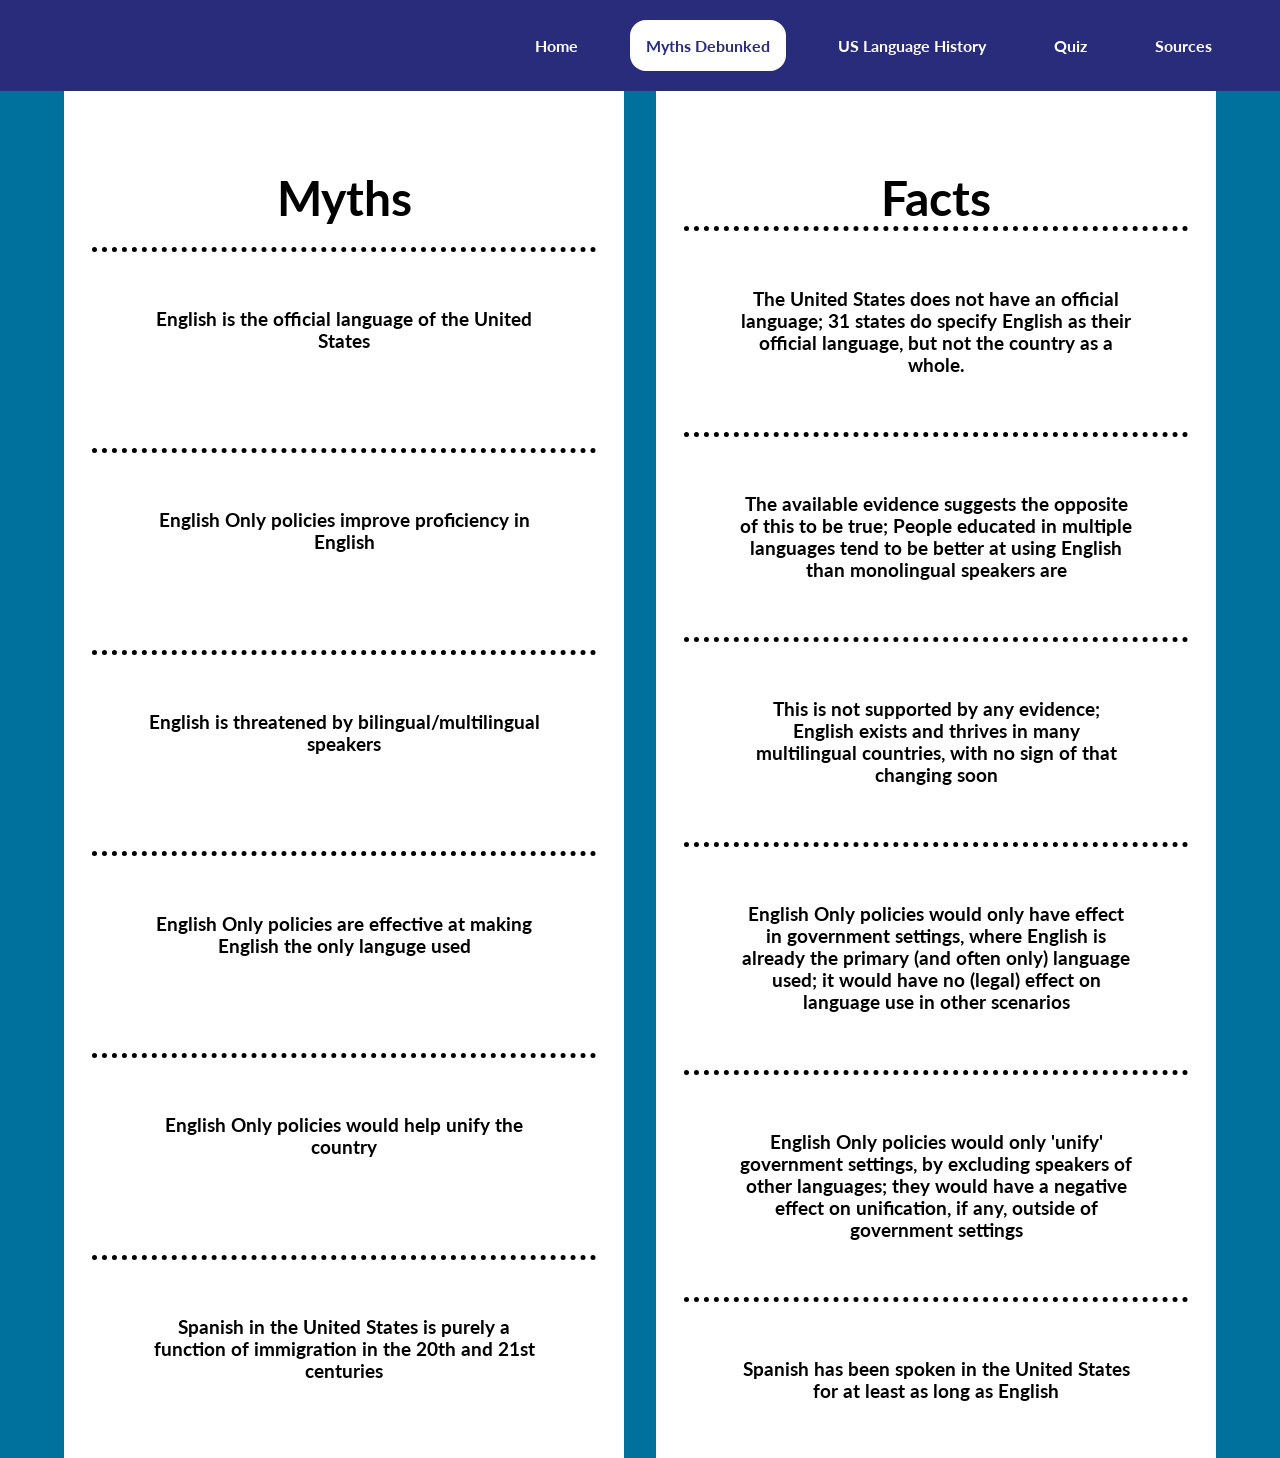
<file: myths_debunked.html>
<!doctype html>
<html>
  <head>
    <meta charset="utf-8" />
    <meta name="viewport" content="width=device-width" />
    <title>Myths Debunked | English Only Movement</title>
    <link href="style.css" rel="stylesheet" type="text/css" />
	<style>
		@import url('https://fonts.googleapis.com/css2?family=Lato:wght@400;700&display=swap');
	</style>
  </head>

  <header>
    <nav>
      <ul>
        <li class="nav"><a class="page" href="index.html"><b>Home</b></a></li>
        <li class="nav"><a class="page selected"><b>Myths Debunked</b></a></li>
        <li class="nav"><a class="page" href="us_language_history.html"><b>US Language History</b></a></li>
        <li class="nav"><a class="page" id="quizPage" href="quiz.php"><b>Quiz</b></a></li>
		<li class="nav"><a download class="page" id="sources" href="sources.txt"><b>Sources</b></a></li>
      </ul>
    </nav>
  </header>

  <body style="background-color:#00719c; height:100%;">
    <main style="height:100%;">
		<div id="mythsGrid">
			<div id="leftSide" class="mythsItem spacer">
			</div>
			
			<div id="myths" class="mythsItem">
				<h1 class="title">
					Myths
				</h1>
				
				<h3 class="myth">
					English is the official language of the United States
				</h3>
				
				<h3 class="myth">
					English Only policies improve proficiency in English
				</h3>
				
				<h3 class="myth">
					English is threatened by bilingual/multilingual speakers
				</h3>
				
				<h3 class="myth">
					English Only policies are effective at making English the only languge used
				</h3>
				
				<h3 class="myth">
					English Only policies would help unify the country
				</h3>
				
				<h3 class="myth">
					Spanish in the United States is purely a function of immigration in the 20th and 21st centuries 
				</h3>
				
			</div>
			
			<div id="spacer" class="mythsItem spacer">
			</div>
			
			<div id="facts" class="mythsItem">
				<h1 class="title">
					Facts
				</h1>
				
				<h3 class="fact">
					The United States does not have an official language; 31 states do specify English as their official language, but not the country as a whole.
				</h3>
				
				<h3 class="fact">
					The available evidence suggests the opposite of this to be true; People educated in multiple languages tend to be better at using English than monolingual speakers are
				</h3>
				
				<h3 class="fact">
					This is not supported by any evidence; English exists and thrives in many multilingual countries, with no sign of that changing soon
				</h3>
				
				<h3 class="fact">
					English Only policies would only have effect in government settings, where English is already the primary (and often only) language used; it would have no (legal) effect on language use in other scenarios
				</h3>
				
				<h3 class="fact">
					English Only policies would only 'unify' government settings, by excluding speakers of other languages; they would have a negative effect on unification, if any, outside of government settings
				</h3>
				
				<h3 class="fact">
					Spanish has been spoken in the United States for at least as long as English
				</h3>
			</div>
			
			<div id="rightSide" class="mythsItem spacer">
			</div>
			
		</div>
    </main>
  </body>
</html>
</file>
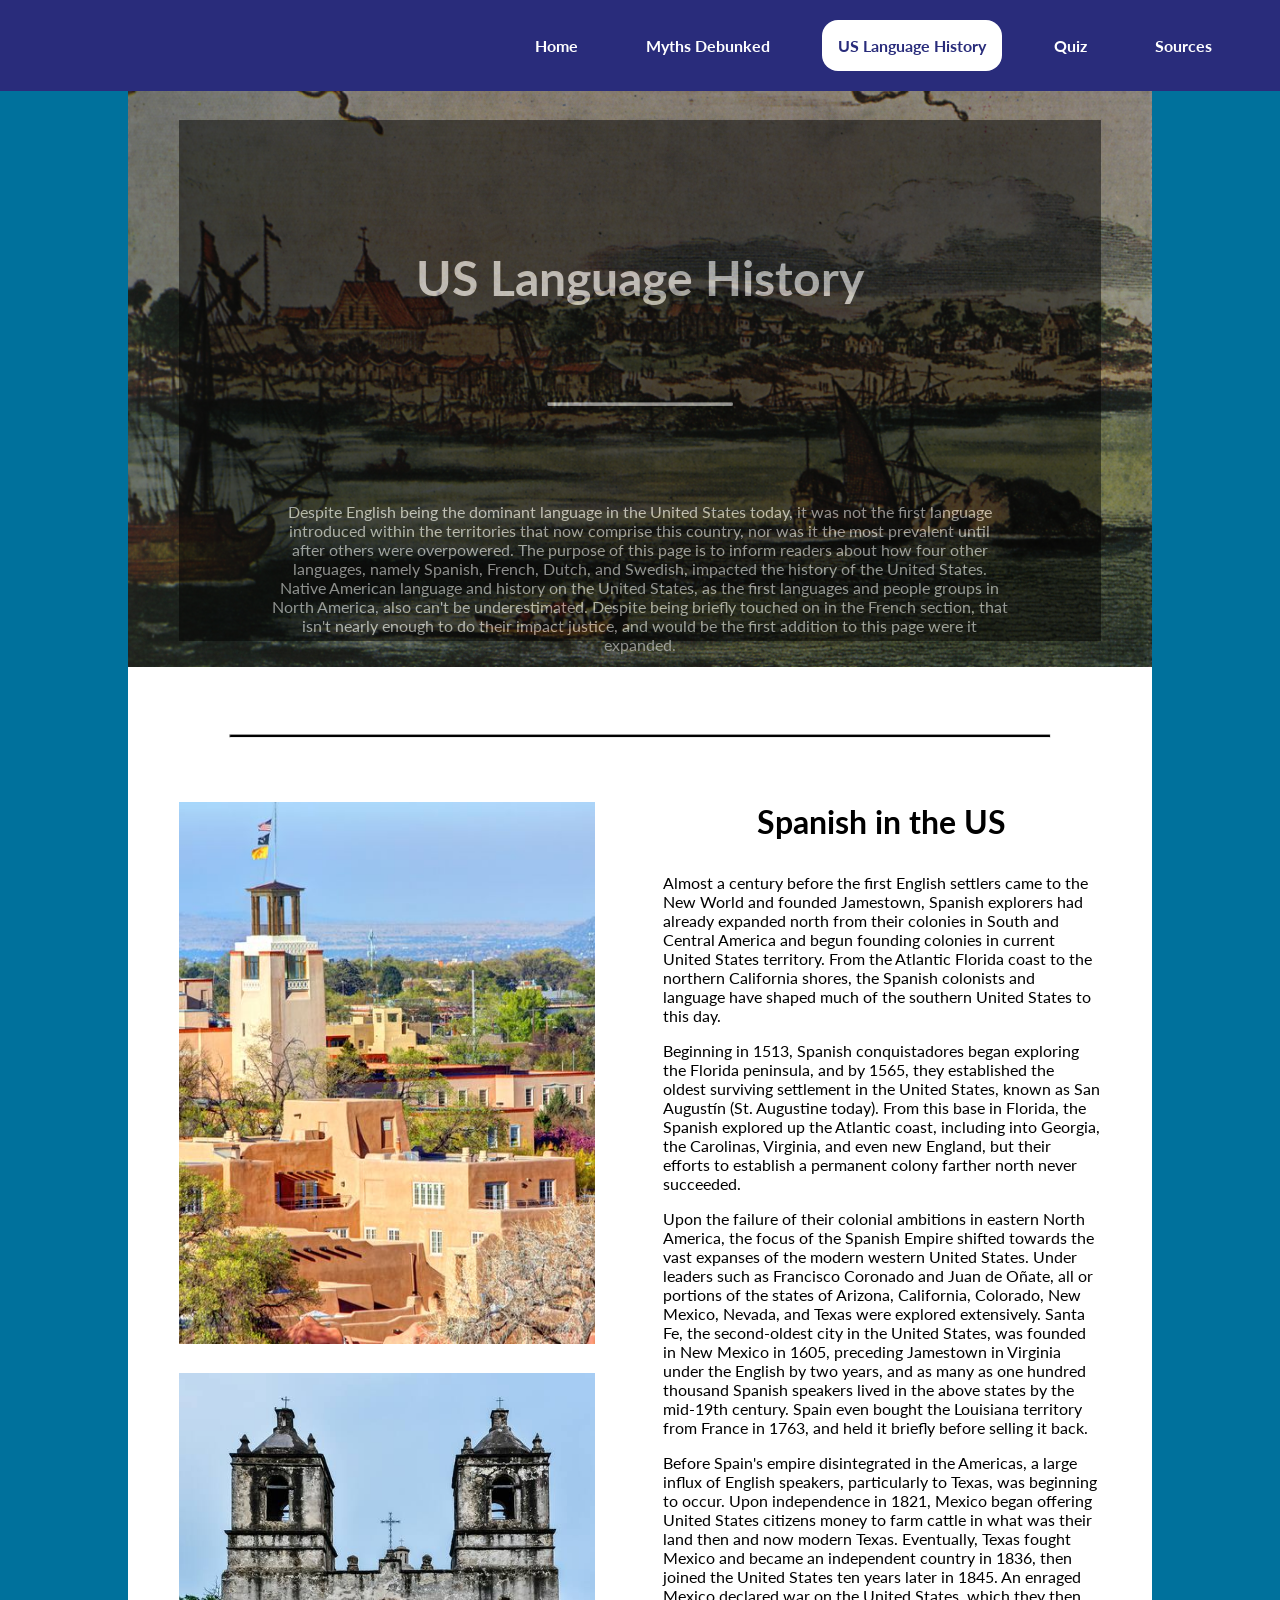
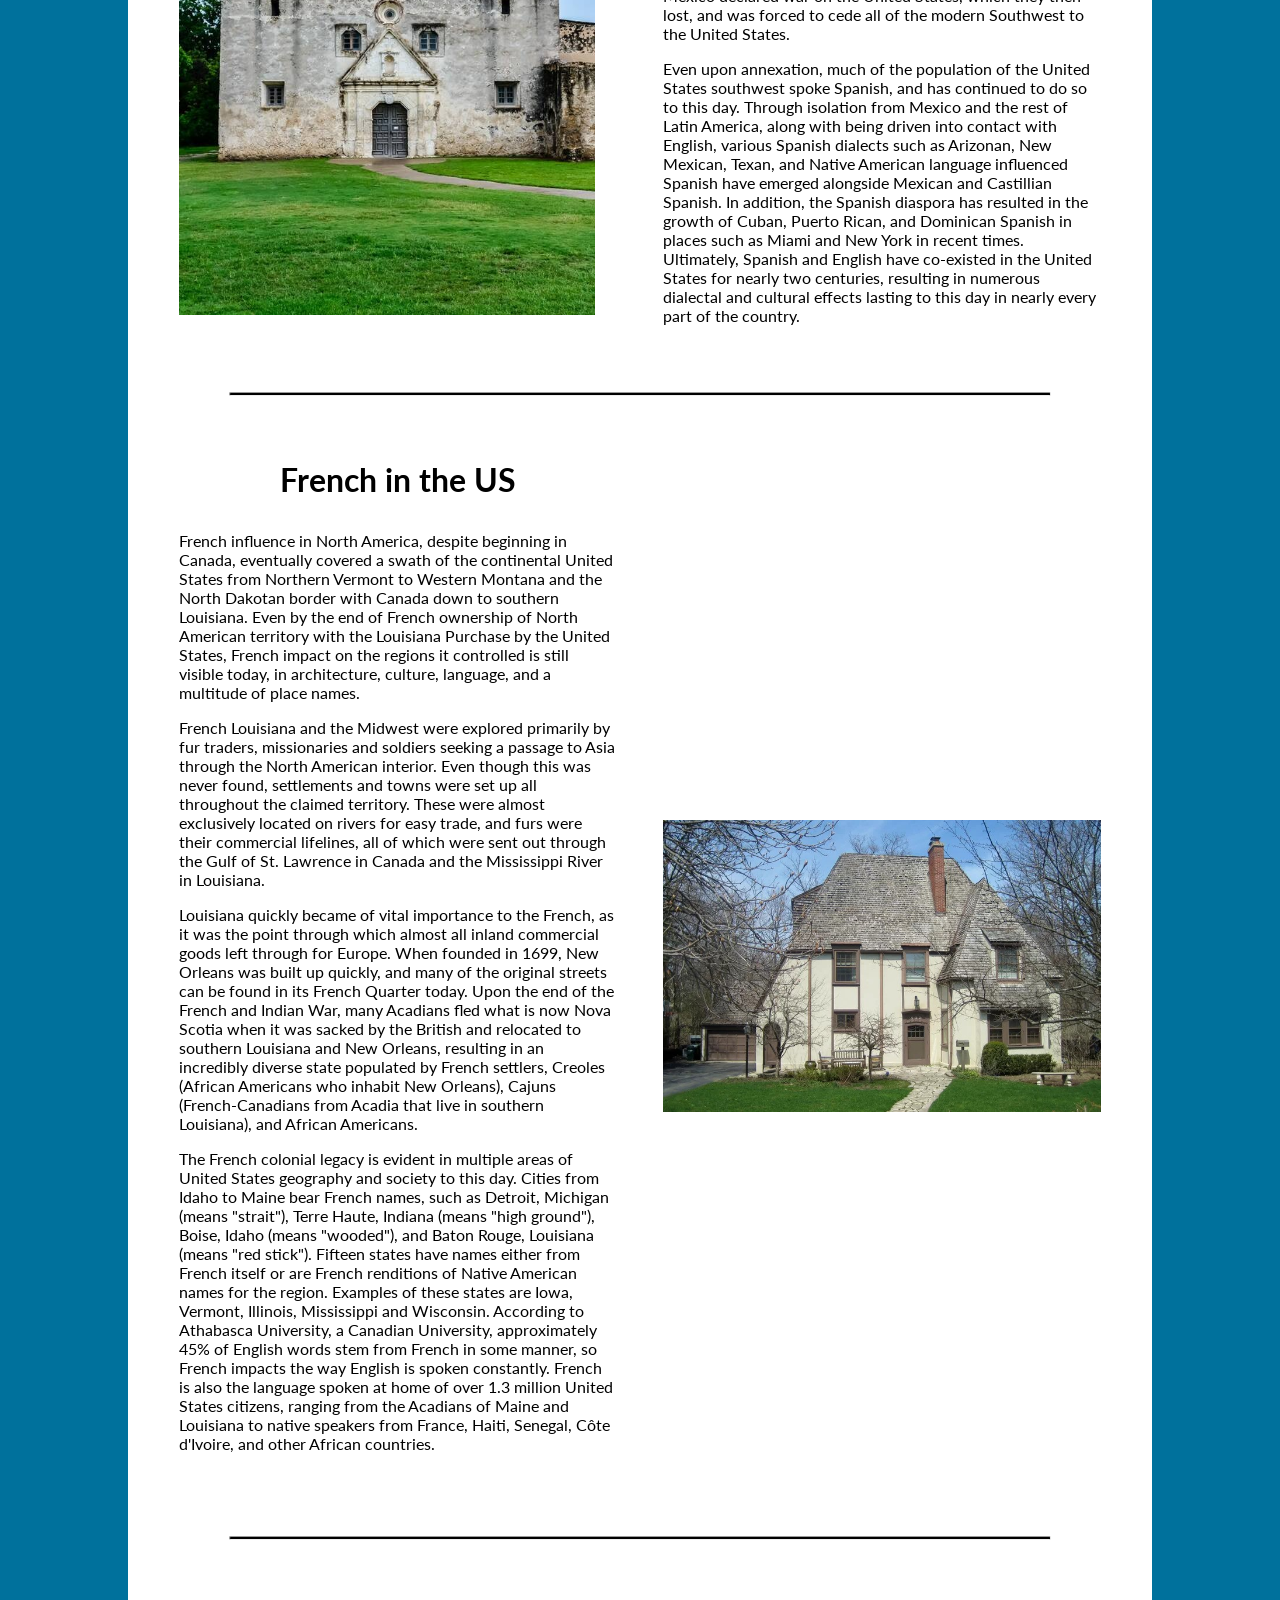
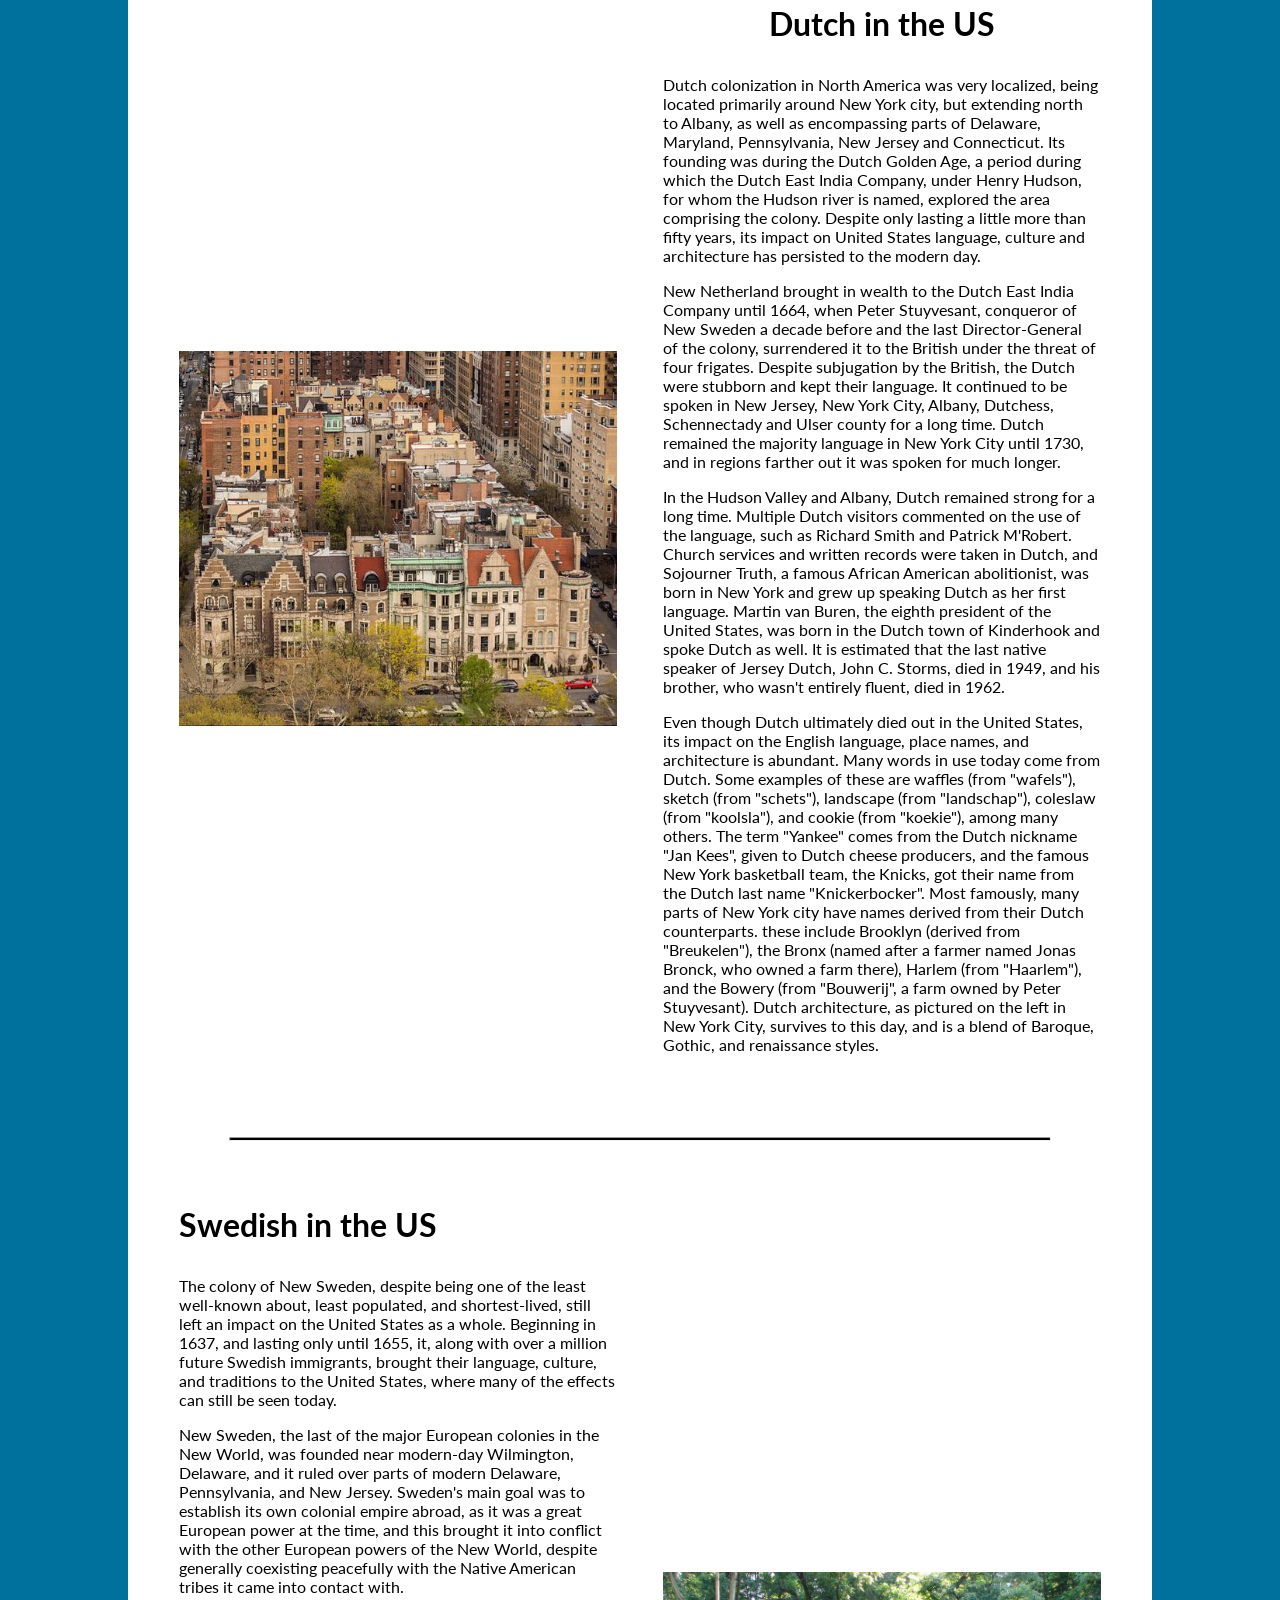
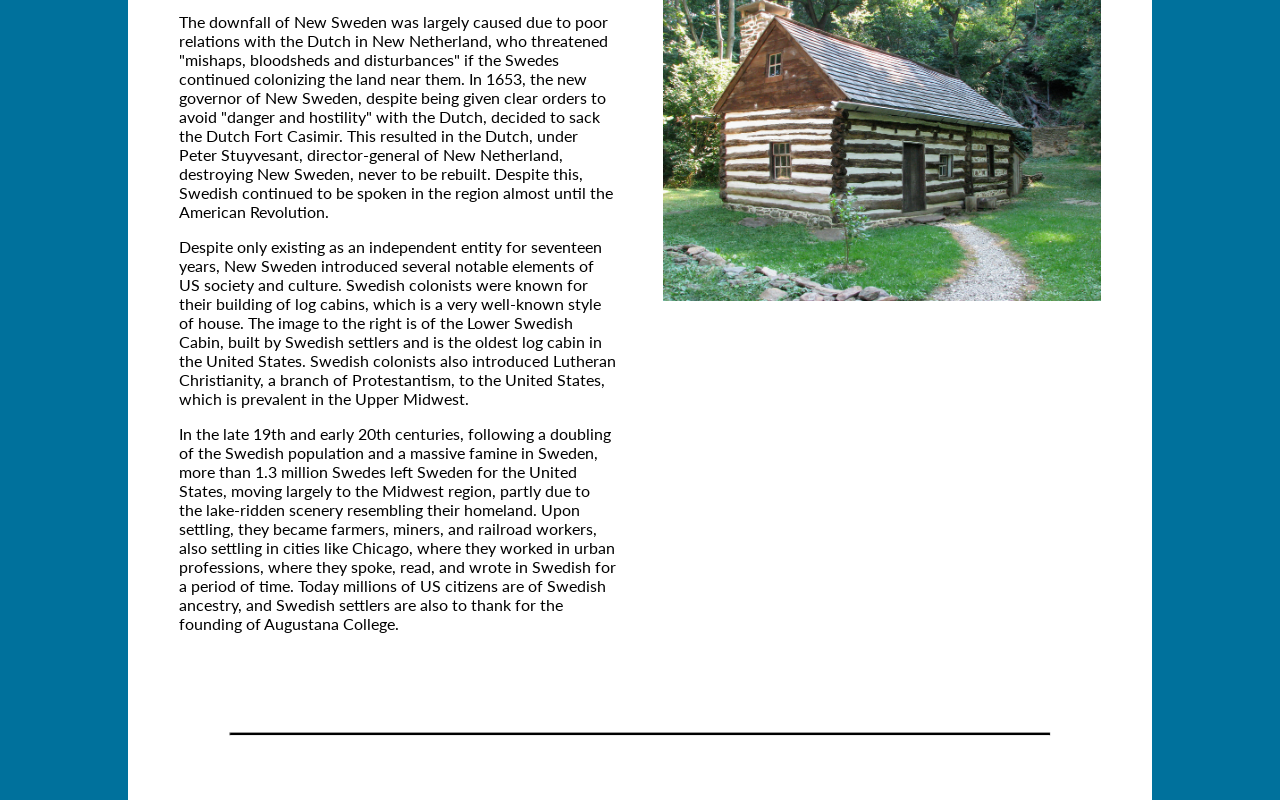
<file: us_language_history.html>
<!doctype html>
<html>


                  <!----------------------------------- Head  ----------------------------------->


  <head>
    <meta charset="utf-8" />
    <meta name="viewport" content="width=device-width" />
    <title>US Language History | English Only Movement</title>
    <link href="style.css" rel="stylesheet" type="text/css" />
	<style>
		@import url('https://fonts.googleapis.com/css2?family=Lato:wght@400;700&display=swap');
	</style>
  </head>


                  <!----------------------------------- Header  ----------------------------------->


  <header class="ulh_header">
    <nav>
      <ul>
        <li class="nav"><a class="page" href="index.html"><b>Home</b></a></li>
        <li class="nav"><a class="page" href="myths_debunked.html"><b>Myths Debunked</b></a></li>
        <li class="nav"><a class="page selected"><b>US Language History</b></a></li>
        <li class="nav"><a class="page" id="quizPage" href="quiz.php"><b>Quiz</b></a></li>
		<li class="nav"><a download class="page" id="sources" href="sources.txt"><b>Sources</b></a></li>
      </ul>
    </nav>
  </header>

  <body>
    <main class="contentGrid">


                  <!----------------------------------- Left Column  ----------------------------------->


      <div class="left_column"><p></p></div>


                  <!----------------------------------- Page Content & Intro ----------------------------------->



      <div class="ulh_content">
        <div class="intro_container">
          <img class="new_amsterdam" src="images/newAmsterdam.jpg" alt="17th century New York under Dutch rule.">

          <div class="intro_text">
            <h1 class="title">US Language History</h1>

            <hr class="intro_divider">

            <p class="intro_info">Despite English being the dominant language in the United States today, it was not the first 
              language introduced within the territories that now comprise this country, nor was it the most prevalent until 
              after others were overpowered. The purpose of this page is to inform readers about how four other languages, 
              namely Spanish, French, Dutch, and Swedish, impacted the history of the United States. Native American language
              and history on the United States, as the first languages and people groups in North America, also can't be 
              underestimated. Despite being briefly touched on in the French section, that isn't nearly enough to do their impact 
              justice, and would be the first addition to this page were it expanded.
            </p>
          </div>
        </div>
        
        <hr class="post_intro_divider">


                  <!----------------------------------- Spanish  ----------------------------------->


        <div class="spanish">
		
		      <div class="spanish_img">
            <img class="santa_fe" src="images/santaFe.jpg" alt="Spanish architecture in Santa Fe, New Mexico.">
            <img class="san_antonio_mission" src="images/sanAntonioMission.jpg" alt="UNESCO World Heritage Site: San Antonio Mission.">
          </div> 
		  
          <div class="spanish_container">
            <h1 class="spanish_title">Spanish in the US</h1>

            <p class="spanish_info">
                      Almost a century before the first English settlers came to the New World and founded Jamestown, Spanish explorers
                  had already expanded north from their colonies in South and Central America and begun founding colonies in current
                  United States territory. From the Atlantic Florida coast to the northern California shores, the Spanish colonists and
                  language have shaped much of the southern United States to this day.

              <ul class="spanish_list">
                <li class="spanish_bullet">
                      Beginning in 1513, Spanish conquistadores began exploring the Florida peninsula, and by 1565, they established
                  the oldest surviving settlement in the United States, known as San Augustín (St. Augustine today). From this base in
                  Florida, the Spanish explored up the Atlantic coast, including into Georgia, the Carolinas, Virginia, and even new
                  England, but their efforts to establish a permanent colony farther north never succeeded.
                </li>
                <li class="spanish_bullet">
                      Upon the failure of their colonial ambitions in eastern North America, the focus of the Spanish Empire shifted
                  towards the vast expanses of the modern western United States. Under leaders such as Francisco Coronado and Juan de
                  Oñate, all or portions of the states of Arizona, California, Colorado, New Mexico, Nevada, and Texas were explored
                  extensively. Santa Fe, the second-oldest city in the United States, was founded in New Mexico in 1605, preceding
                  Jamestown in Virginia under the English by two years, and as many as one hundred thousand Spanish speakers lived in
                  the above states by the mid-19th century. Spain even bought the Louisiana territory from France in 1763, and held it
                  briefly before selling it back.
                </li>
                <li class="spanish_bullet">
                      Before Spain's empire disintegrated in the Americas, a large influx of English speakers, particularly to Texas,
                  was beginning to occur. Upon independence in 1821, Mexico began offering United States citizens money to farm cattle
                  in what was their land then and now modern Texas. Eventually, Texas fought Mexico and became an independent country
                  in 1836, then joined the United States ten years later in 1845. An enraged Mexico declared war on the United States,
                  which they then lost, and was forced to cede all of the modern Southwest to the United States.
                </li>
                <li class="spanish_bullet">
                      Even upon annexation, much of the population of the United States southwest spoke Spanish, and has continued to
                  do so to this day. Through isolation from Mexico and the rest of Latin America, along with being driven into contact
                  with English, various Spanish dialects such as Arizonan, New Mexican, Texan, and Native American language influenced
                  Spanish have emerged alongside Mexican and Castillian Spanish. In addition, the Spanish diaspora has resulted in 
                  the growth of Cuban, Puerto Rican, and Dominican Spanish in places such as Miami and New York in recent times.
                  Ultimately, Spanish and English have co-existed in the United States for nearly two centuries, resulting in numerous
                  dialectal and cultural effects lasting to this day in nearly every part of the country.
                </li>
              </ul>
            </p>
          </div>

          
        </div>

        <hr class="spanish_divider">

                  
                  <!----------------------------------- French  ----------------------------------->


        <div class="french">
          <div class="french_container">
            <h1 class="french_title">French in the US</h1>
          
            <p class="french_info">
                  French influence in North America, despite beginning in Canada, eventually covered a swath of the continental
              United States from Northern Vermont to Western Montana and the North Dakotan border with Canada down to southern
              Louisiana. Even by the end of French ownership of North American territory with the Louisiana Purchase by the
              United States, French impact on the regions it controlled is still visible today, in architecture, culture,
              language, and a multitude of place names.
              <ul class="french_list">
                <li class="french_bullet">
                      French Louisiana and the Midwest were explored primarily by fur traders, missionaries and soldiers seeking a
                      passage to Asia through the North American interior. Even though this was never found, settlements and towns
                      were set up all throughout the claimed territory. These were almost exclusively located on rivers for easy
                      trade, and furs were their commercial lifelines, all of which were sent out through the Gulf of St. Lawrence in
                      Canada and the Mississippi River in Louisiana.
                </li>
                <li class="french_bullet">
                      Louisiana quickly became of vital importance to the French, as it was the point through which almost all inland
                      commercial goods left through for Europe. When founded in 1699, New Orleans was built up quickly, and many of
                      the original streets can be found in its French Quarter today. Upon the end of the French and Indian War, many
                      Acadians fled what is now Nova Scotia when it was sacked by the British and relocated to southern Louisiana and 
                      New Orleans, resulting in an incredibly diverse state populated by French settlers, Creoles (African Americans
                      who inhabit New Orleans), Cajuns (French-Canadians from Acadia that live in southern Louisiana), and African
                      Americans.
                </li>
                <li class="french_bullet">
                      The French colonial legacy is evident in multiple areas of United States geography and society to this day. 
                  Cities from Idaho to Maine bear French names, such as Detroit, Michigan (means "strait"), Terre Haute, Indiana 
                  (means "high ground"), Boise, Idaho (means "wooded"), and Baton Rouge, Louisiana (means "red stick"). Fifteen states
                  have names either from French itself or are French renditions of Native American names for the region. Examples of
                  these states are Iowa, Vermont, Illinois, Mississippi and Wisconsin. According to Athabasca University, a Canadian
                  University, approximately 45% of English words stem from French in some manner, so French impacts the way English is
                  spoken constantly. French is also the language spoken at home of over 1.3 million United States citizens, ranging
                  from the Acadians of Maine and Louisiana to native speakers from France, Haiti, Senegal, Côte d'Ivoire, and other 
                  African countries.
                </li>
              </ul>
            </p>
          </div>

          <div class="french_img">
            <img class="french_house" src="images/frenchStyleHouse.jpg" alt="French-style house in Highland Park, Illinois.">
          </div>
        </div>

        <hr class="french_divider">


                  <!----------------------------------- Dutch  ----------------------------------->

        <div class="dutch">
		
		      <div class="dutch_img">
            <img class="dutch_houses" src="images/newYorkDutchArchitecture.png" alt="Dutch-style architecture along the Hudson River 
            in lower Manhattan, New York City, New York">
          </div>
		
          <div class="dutch_container">
            <h1 class="dutch_title">Dutch in the US</h1>

            <p class="dutch_info">
              Dutch colonization in North America was very localized, being located primarily around New York city, but extending north
              to Albany, as well as encompassing parts of Delaware, Maryland, Pennsylvania, New Jersey and Connecticut. Its founding
              was during the Dutch Golden Age, a period during which the Dutch East India Company, under Henry Hudson, for whom the
              Hudson river is named, explored the area comprising the colony. Despite only lasting a little more than fifty years, its
              impact on United States language, culture and architecture has persisted to the modern day.
              <ul class="dutch_list">
                <li class="dutch_bullet">
                      New Netherland brought in wealth to the Dutch East India Company until 1664, when Peter Stuyvesant, conqueror of
                      New Sweden a decade before and the last Director-General of the colony, surrendered it to the British under the
                      threat of four frigates. Despite subjugation by the British, the Dutch were stubborn and kept their language. It
                      continued to be spoken in New Jersey, New York City, Albany, Dutchess, Schennectady and Ulser county for a long
                      time. Dutch remained the majority language in New York City until 1730, and in regions farther out it was spoken
                      for much longer.
                </li>
                <li class="dutch_bullet">
                      In the Hudson Valley and Albany, Dutch remained strong for a long time. Multiple Dutch visitors commented on the
                      use of the language, such as Richard Smith and Patrick M'Robert. Church services and written records were taken
                      in Dutch, and Sojourner Truth, a famous African American abolitionist, was born in New York and grew up speaking
                      Dutch as her first language. Martin van Buren, the eighth president of the United States, was born in the Dutch
                      town of Kinderhook and spoke Dutch as well. It is estimated that the last native speaker of Jersey Dutch, John C.
                      Storms, died in 1949, and his brother, who wasn't entirely fluent, died in 1962.
                </li>
                <li class="dutch_bullet">
                      Even though Dutch ultimately died out in the United States, its impact on the English language, place names, and
                      architecture is abundant. Many words in use today come from Dutch. Some examples of these are waffles (from
                      "wafels"), sketch (from "schets"), landscape (from "landschap"), coleslaw (from "koolsla"), and cookie (from 
                      "koekie"), among many others. The term "Yankee" comes from the Dutch nickname "Jan Kees", given to Dutch cheese
                      producers, and the famous New York basketball team, the Knicks, got their name from the Dutch last name
                      "Knickerbocker". Most famously, many parts of New York city have names derived from their Dutch counterparts.
                      these include Brooklyn (derived from "Breukelen"), the Bronx (named after a farmer named Jonas Bronck, who owned
                      a farm there), Harlem (from "Haarlem"), and the Bowery (from "Bouwerij", a farm owned by Peter Stuyvesant). Dutch
                      architecture, as pictured on the left in New York City, survives to this day, and is a blend of Baroque, Gothic,
                      and renaissance styles.
                </li>
              </ul>
            </p>
          </div>

          
        </div>

        <hr class="dutch_divider">
      

                  <!----------------------------------- Swedish  -----------------------------------> 
                  
                  
        <div class="swedish">
          <div class="swedish_container">
            <h1 class="swedish_title">Swedish in the US</h1>

            <p class="swedish_info">
                  The colony of New Sweden, despite being one of the least well-known about, least populated, and 
              shortest-lived, still left an impact on the United States as a whole. Beginning in 1637, and lasting only until
              1655, it, along with over a million future Swedish immigrants, brought their language, culture, and traditions 
              to the United States, where many of the effects can still be seen today.

              <ul class="swedish_list">
                <li class="swedish_bullet">
                      New Sweden, the last of the major European colonies in the New World, was founded near modern-day Wilmington, 
                  Delaware, and it ruled over parts of modern Delaware, Pennsylvania, and New Jersey. Sweden's main goal was to 
                  establish its own colonial empire abroad, as it was a great European power at the time, and this brought it
                  into conflict with the other European powers of the New World, despite generally coexisting peacefully with the
                  Native American tribes it came into contact with.
                </li>
                <li class="swedish_bullet">
                      The downfall of New Sweden was largely caused due to poor relations with the Dutch in New Netherland, who 
                  threatened "mishaps, bloodsheds and disturbances" if the Swedes continued colonizing the land near them. In 
                  1653, the new governor of New Sweden, despite being given clear orders to avoid "danger and hostility" with 
                  the Dutch, decided to sack the Dutch Fort Casimir. This resulted in the Dutch, under Peter Stuyvesant,
                  director-general of New Netherland, destroying New Sweden, never to be rebuilt. Despite this, Swedish continued
                  to be spoken in the region almost until the American Revolution.
                </li>
                <li class="swedish_bullet">
                      Despite only existing as an independent entity for seventeen years, New Sweden introduced several notable
                  elements of US society and culture. Swedish colonists were known for their building of log cabins, which is a
                  very well-known style of house. The image to the right is of the Lower Swedish Cabin, built by Swedish settlers
                  and is the oldest log cabin in the United States. Swedish colonists also introduced Lutheran Christianity, a
                  branch of Protestantism, to the United States, which is prevalent in the Upper Midwest.
                </li>
                <li class="swedish_bullet">
                      In the late 19th and early 20th centuries, following a doubling of the Swedish population and a massive
                  famine in Sweden, more than 1.3 million Swedes left Sweden for the United States, moving largely to the
                  Midwest region, partly due to the lake-ridden scenery resembling their homeland. Upon settling, they became 
                  farmers, miners, and railroad workers, also settling in cities like Chicago, where they worked in urban 
                  professions, where they spoke, read, and wrote in Swedish for a period of time. Today millions of US citizens are 
                  of Swedish ancestry, and Swedish settlers are also to thank for the founding of Augustana College.
                </li>
              </ul>
            </p>
          </div>

          <div class="swedish_img">
            <img class="swedish_cabin" src="images/swedishCabin.jpg" alt="Lower Swedish Cabin: The oldest building
            still standing in modern Pennsylvania.">
          </div>
        </div>

        <hr class="swedish_divider">
      </div> 


                  <!----------------------------------- Right Column  ----------------------------------->


      <div class="right_column"><p></p></div>
    </main>
  </body>
</html>
</file>
<file: style.css>
/* <---------------------------- General ----------------------------> */


* {
	margin:0;
	padding:0;
	font-family: 'Lato', sans-serif;
}


/* <---------------------------- Home Page ----------------------------> */


html, body {
	padding: 0;
	margin: 0;
}

.home_page {
	display:grid;
	grid-template-columns: 10% 80% 10%;
}

.home_left_column, .home_right_column {
	background-color: #00719c;
}

.home_page_intro {
	margin: 0;
	padding: 0;
	position:relative;
	text-align: center;
}

.big_image {
	width:100%;
	filter:brightness(30%);
}

.home_title {
	font-family: 'Lato', sans-serif;
	position: absolute;
	color: white;
	top:15%;
	top: 30%;
  	left: 50%;
  	transform: translate(-50%, -50%);
	filter: opacity(75%);
	font-size: 3rem;
	width: 75%;
}

.home_intro_divider {
	position: absolute;
	background-color:white;
	border-radius: 2px;
	height: 2px;
	width: 20%;
	z-index: 0;
	filter: opacity(75%);
	top: 57.5%;
  	left: 50%;
  	transform: translate(-50%, -50%);
}

.designers {
	position: absolute;
	color: white;
	top:77.5%;	
  	left: 50%;
  	transform: translate(-50%, -50%);
	filter: opacity(75%);
	font-size: 2rem;
	width: 75%;
}

.home_post_intro_divider {
	background-color:black;
	border-radius: 2px;
	margin: 5em auto;
	height: 2px;
	width: 70%;
}

.lang_disc_ex_container {
	text-align: center;
}

.mission_title {
	margin-bottom: 2em;
}

.mission {
	text-align: center;
	width: 80%;
}

.myth_examples_title {
	margin-bottom: 3em;
}

.myth_images {
	display: grid;
	grid-template-columns: 50% 50%;
	grid-template-rows: 50% 50%;
	width:78%;
	grid-gap: 2%;
	justify-content: center;
	margin-left: auto;
	margin-right: auto;
	margin-bottom: 6em;
}

.myth_img {
	width:100%;
	height:100%;
	object-fit:fill;
}

.myths_explanation_title {
	margin-bottom: 2em;
}

.myths_explanation {
	text-align: center;
	width: 80%;
}


/* <-------------- Nav Bar --------------> */


nav {
	background-color: #292C7B;
	font-family: 'Lato', sans-serif;
	text-align: right;
	position: relative;
	padding: 2.25em;
	width: 100%;
	top: 100%;
	box-sizing: border-box;
}

nav li {
	list-style-type: none;
	display: inline;
	text-align:right;
	padding: 1em;
}

.page {
	text-decoration:none;
	color: white;
	padding-left: 1em;
	padding-right: 1em;
	font-size: 1rem;
	text-align: right;
}

.page:hover, .selected {
	background-color: white;
	color: #292C7B;
	padding: 1em;
	border-radius: 1em;
}


/* <-------------- Home Page Content --------------> */


.bigImage {
	width:100%;
	filter: brightness(50%);
}


/* <---------------------------- US Language History ----------------------------> */


/* <-------------- Introduction --------------> */


main.contentGrid {
	display: grid;
	grid-template-columns: 10% 80% 10%;
}

.left_column, .right_column {
	background-color:#00719c;
}

.ulh_content {
	font-family: 'Lato', sans-serif;
	background-color:white;
}

.intro_container {
	position: relative;
	text-align: center;
}

.new_amsterdam {
	width:100%;
	filter: brightness(70%);
}

.intro_text {
	position:absolute;
	top:5%;
	left:5%;
	width:90%;
	height:90%;
	z-index:0;
	background-color:black;
	filter: opacity(50%);
	color:white;
	justify-content: center;
}

.title {
	margin-top: 14%;
	margin-left: auto;
	margin-right: auto;
	width:80%;
	font-size:3rem;
}

.intro_divider {
	background-color:white;
	border-radius: 2px;
	margin: 6em auto;
	height: 2px;
	width: 20%;
}

.intro_info {
	margin-left: auto;
	margin-right: auto;
	width: 80%;
}

.post_intro_divider {
	position:relative;
	background-color:black;
	border-radius:2px;
	margin:4em auto;
	height: 2px;
	width: 80%;
}


/* <-------------- Spanish --------------> */


.spanish {
	display: grid;
	grid-template-columns:47.5% 47.5%;
	grid-gap: 5%;
	margin:0 5%;
	text-align: left;
}

.spanish_title {
	margin-bottom: 1em;
	text-align: center;
}

.spanish_list {
	list-style-type: none;
}

.spanish_bullet {
	margin-top: 1em;
}

.spanish_img {
	display: grid;
	grid-template-rows: 50% 50%;
}

.santa_fe {
	width: 95%;
	height:95%;
	object-fit:cover;
}

.san_antonio_mission {
	width:95%;
	height:95%;
	object-fit: cover;
}

.spanish_divider {
	position:relative;
	background-color:black;
	border-radius:2px;
	margin:3em auto 4em auto;
	height: 2px;
	width: 80%;
}


/* <-------------- French --------------> */


.french {
	display: grid;
	grid-template-columns:47.5% 47.5%;
	grid-gap: 5%;
	margin:0 5%;
	text-align: left;
}

.french_title {
	margin-bottom: 1em;
	text-align: center;
}

.french_list {
	list-style-type: none;
}

.french_bullet {
	margin-top: 1em;
}

.french_house {
	grid-area: french_house;
	width:100%;
	height:100%;
	object-fit:contain;
}

.french_divider {
	position:relative;
	background-color:black;
	border-radius:2px;
	margin:4em auto;
	height: 2px;
	width: 80%;
}


/* <-------------- Dutch --------------> */


.dutch {
	display: grid;
	grid-template-columns:47.5% 47.5%;
	grid-gap: 5%;
	margin:0 5%;
	text-align: left;
}

.dutch_title {
	margin-bottom: 1em;
	text-align: center;
}

.dutch_list {
	list-style-type: none;
}

.dutch_bullet {
	margin-top: 1em;
}

.dutch_houses {
	grid-area: french_houses;
	width:100%;
	height:100%;
	object-fit:contain;
}

.dutch_divider {
	position:relative;
	background-color:black;
	border-radius:2px;
	margin:4em auto;
	height: 2px;
	width: 80%;
}


/* <-------------- Swedish --------------> */


.swedish {
	display: grid;
	grid-template-columns:47.5% 47.5%;
	grid-gap: 5%;
	margin:0 5%;
	text-align: left;
}

.swedish_title {
	margin-bottom: 1em;
}

.swedish_info {
	margin-bottom: 1em;
}

.swedish_list {
	list-style-type: none;
}

.swedish_bullet {
	margin-bottom: 1em;
}

.swedish_cabin {
	grid-area: swedish_cabin;
	width:100%;
	height:100%;
	object-fit:contain;
}

.swedish_divider {
	position:relative;
	background-color:black;
	border-radius:2px;
	margin:4em auto;
	height: 2px;
	width: 80%;
}


/* <-------------- Quiz --------------> */


.quiz {
	position:relative;
	width: 100%;
	height: 100%;
	display: inline-block;
	flex-wrap: wrap;
	margin-left: 5em;
	margin-right: 5em;
	height:auto;
}

.quizItem {
	width:100%;
	display: inline;
	height:auto;
}

.results {
	position:relative;
	width: 100%;
	justify-content: center;
}

body.quiz, body.results {
	background-color:#292C7B;
}

.resultsItem {
	display: inline-grid;
	height: 100%;
	width:100%;
}

.quizScore {
	text-align: center;
}

.quizGrid {
	position: relative;
	display: flex;
	width: 100%;
	height: 130%;
	align-items: center;
	gap: 1em;
	justify-content: center;
	background-color: white;
	color: black;
}

#leftSide, #rightSide {
	width: 15%;
}


.quiz_title {
	position: relative;
	justify-content: center;
	text-align: center;
	margin: 2em auto;
	padding: 2em;
}

.questions {
	position: relative;
	justify-content: left;
	width:100%;
	margin: 1em auto;
}

.choices {
	padding-left: 3em;
	display: flex;
	gap: 1em;
	width: auto;
	
}

.submit {
	margin-left: 2em;
	margin-top: 0.5em;
	grid-row:6;
	width:20%;
	justify-content: center;
}

#resultsGrid {
	display: flex;
	width: 100%;
	align-items: center;
	height: 100%;
	background-color: white;
	color: black;
}

.answers_title {
font: 1em sans-serif;
}


/* <--------- Myths debunked CSS ----------> */


#mythsGrid {
	grid-template-columns: 5% 43.75% 2.5% 43.75% 5%;
	height:100%;
	display: grid;
	width: 100%;
	align-items: center;
}

#myths {
	height:100%;
	background-color:white;
	color:black;
}

#facts {
	height:100%;
	background-color:white;
	color:black;
}

.mythsItem {
	display: flex;
	flex-direction: column;
	height: 100%;
}

.spacer {
	height: 100%;
	background-color: #00719c;
}

.title {
	text-align: center;
}

.myth, .fact {
	text-align: center;
	height: auto;
	width: 70%;
	margin: auto;
	padding: 3em;
	border-top: 5px dotted black;
	display: inline;
}
p {
	display:inline-block;
}
</file>
